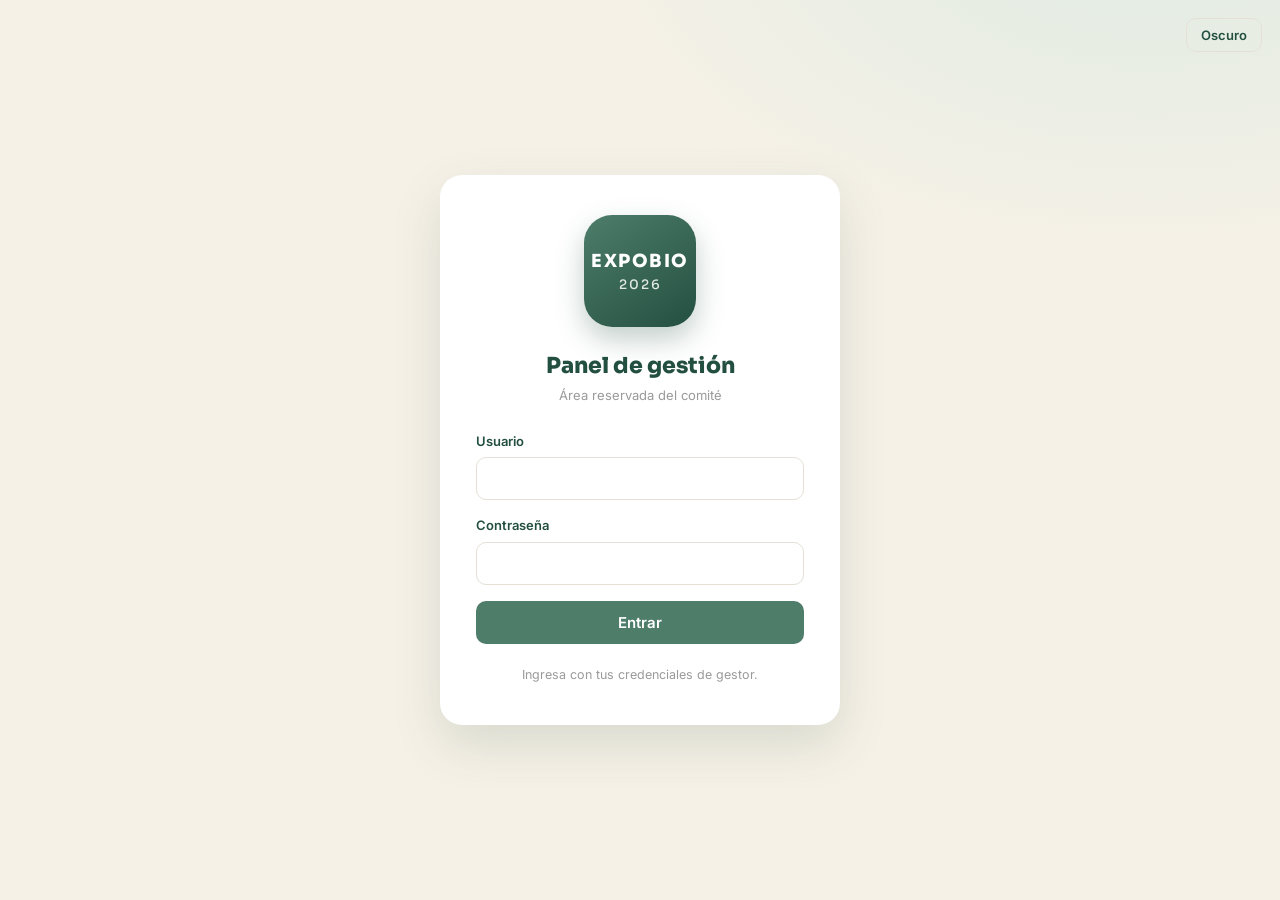
<file: index.html>
<!DOCTYPE html>
<html lang="es">
<head>
  <meta charset="UTF-8">
  <meta name="viewport" content="width=device-width, initial-scale=1">
  <title>EXPOBIO 2026 · Panel de gestión</title>
  <link rel="preconnect" href="https://fonts.googleapis.com">
  <link rel="preconnect" href="https://fonts.gstatic.com" crossorigin>
  <link href="https://fonts.googleapis.com/css2?family=Sora:wght@500;700;800&family=Inter:wght@400;500;600&display=swap" rel="stylesheet">
  <link rel="icon" href="https://files.catbox.moe/zftv8w.png">
  <link rel="stylesheet" href="css/base.css">
  <link rel="stylesheet" href="css/dark.css">
  <link rel="stylesheet" href="css/login.css">
</head>
<body class="login-body">
  <button type="button" class="btn-tema login-tema" aria-label="Cambiar tema"></button>
  <div class="login-card">
    <div class="login-emblema" aria-hidden="true">
      <span>EXPOBIO</span>
      <span class="login-emblema-anyo">2026</span>
    </div>
    <h1 class="login-titulo">Panel de gestión</h1>
    <p class="login-sub">Área reservada del comité</p>

    <div id="loginError" class="login-error" hidden></div>

    <form id="loginForm" novalidate>
      <label class="campo">
        <span>Usuario</span>
        <input type="text" id="usuario" autocomplete="username" required>
      </label>
      <label class="campo">
        <span>Contraseña</span>
        <input type="password" id="clave" autocomplete="current-password" required>
      </label>
      <button type="submit" id="btnEntrar" class="btn-primario btn-ancho">Entrar</button>
    </form>

    <p class="login-pie">Ingresa con tus credenciales de gestor.</p>
  </div>

  <div id="capaCarga" class="capa-carga" hidden>
    <div class="carga-caja"><span class="carga-anillo" aria-hidden="true"></span><span>Procesando…</span></div>
  </div>

  <script src="js/config.js"></script>
  <script src="js/api.js"></script>
  <script src="js/auth.js"></script>
  <script src="js/tema.js"></script>
  <script src="js/login.js"></script>
</body>
</html>
</file>
<file: css/base.css>
/* ===== EXPOBIO base ===== */
:root {
  --verde: #4E7D6A;
  --verde-oscuro: #234F40;
  --verde-claro: #E7F0EB;
  --arena: #F6F1E7;
  --marron: #6E4E2D;
  --blanco: #FFFFFF;
  --texto: #2B2B2B;
  --gris: #9A9A9A;
  --borde: #E4E0D6;
  --rojo: #C0392B;
  --amber: #B9770E;
  --sombra: 0 6px 24px rgba(35, 79, 64, 0.10);
}

* { box-sizing: border-box; margin: 0; padding: 0; }

html, body {
  font-family: 'Inter', system-ui, sans-serif;
  color: var(--texto);
  background: var(--arena);
  font-size: 15px;
  line-height: 1.5;
}

h1, h2, h3 { font-family: 'Sora', sans-serif; }

button { font-family: inherit; cursor: pointer; }

.oculto { display: none !important; }

/* ===== Botones ===== */
.btn-primario {
  background: var(--verde);
  color: #fff;
  border: none;
  border-radius: 10px;
  padding: 12px 20px;
  font-weight: 600;
  font-size: 15px;
  transition: background 0.2s;
}
.btn-primario:hover { background: var(--verde-oscuro); }
.btn-primario:disabled { opacity: 0.6; cursor: not-allowed; }

.btn-secundario {
  background: transparent;
  color: var(--verde);
  border: 1.5px solid var(--verde);
  border-radius: 10px;
  padding: 10px 18px;
  font-weight: 600;
  font-size: 14px;
  transition: background 0.2s;
}
.btn-secundario:hover { background: var(--verde-claro); }

.btn-peligro {
  background: transparent;
  color: var(--rojo);
  border: 1.5px solid var(--rojo);
  border-radius: 10px;
  padding: 10px 18px;
  font-weight: 600;
  font-size: 14px;
}
.btn-peligro:hover { background: #FBEAE8; }

.btn-ancho { width: 100%; }
.btn-chico { padding: 6px 12px; font-size: 13px; border-radius: 8px; }

/* ===== Botón de tema ===== */
.btn-tema {
  background: transparent;
  color: var(--verde-oscuro);
  border: 1.5px solid var(--borde);
  border-radius: 10px;
  padding: 8px 14px;
  font-weight: 600;
  font-size: 13px;
  transition: background 0.2s;
}
.btn-tema:hover { background: var(--verde-claro); }

/* ===== Campos de formulario ===== */
.campo { display: block; margin-bottom: 16px; }
.campo span {
  display: block;
  font-size: 13px;
  font-weight: 600;
  color: var(--verde-oscuro);
  margin-bottom: 6px;
}
.campo input, .campo select, .campo textarea {
  width: 100%;
  padding: 11px 14px;
  border: 1.5px solid var(--borde);
  border-radius: 10px;
  font-size: 15px;
  font-family: inherit;
  background: var(--blanco);
  transition: border-color 0.2s;
}
.campo input:focus, .campo select:focus, .campo textarea:focus {
  outline: none;
  border-color: var(--verde);
}

/* ===== Alertas ===== */
.alerta {
  padding: 12px 16px;
  border-radius: 10px;
  font-size: 14px;
  font-weight: 500;
  margin: 12px 0;
}
.alerta-error { background: #FBEAE8; color: var(--rojo); border: 1px solid #F2C6C0; }
.alerta-ok { background: var(--verde-claro); color: var(--verde-oscuro); border: 1px solid #C3DdCD; }

/* ===== Tablas ===== */
.tabla-envoltorio { overflow-x: auto; background: var(--blanco); border-radius: 14px; box-shadow: var(--sombra); }
.tabla { width: 100%; border-collapse: collapse; font-size: 14px; }
.tabla th {
  text-align: left;
  padding: 13px 16px;
  background: var(--verde-oscuro);
  color: #fff;
  font-weight: 600;
  font-size: 12.5px;
  text-transform: uppercase;
  letter-spacing: 0.4px;
  white-space: nowrap;
}
.tabla td { padding: 12px 16px; border-bottom: 1px solid var(--borde); vertical-align: middle; }
.tabla tbody tr:hover { background: #FBF9F4; }
.tabla .fila-datos { cursor: pointer; }

/* ===== Chips de estado ===== */
.chip {
  display: inline-flex;
  align-items: center;
  gap: 6px;
  padding: 4px 12px;
  border-radius: 999px;
  font-size: 12.5px;
  font-weight: 600;
}
.chip::before { content: ''; width: 7px; height: 7px; border-radius: 50%; background: currentColor; }
.chip-pendiente  { background: #FDF3DD; color: var(--amber); }
.chip-aprobado   { background: var(--verde-claro); color: var(--verde-oscuro); }
.chip-rechazado  { background: #FBEAE8; color: var(--rojo); }
.chip-curso      { background: #E3ECF7; color: #2F5B8A; }

/* ===== Modal ===== */
.modal-fondo {
  position: fixed;
  inset: 0;
  background: rgba(35, 40, 38, 0.55);
  display: flex;
  align-items: center;
  justify-content: center;
  z-index: 100;
  padding: 20px;
}
.modal-caja {
  background: var(--blanco);
  border-radius: 16px;
  max-width: 720px;
  width: 100%;
  max-height: 90vh;
  overflow-y: auto;
  padding: 26px;
  box-shadow: 0 20px 60px rgba(0,0,0,0.25);
}
.modal-titulo {
  font-size: 19px;
  font-weight: 700;
  color: var(--verde-oscuro);
  margin-bottom: 18px;
  display: flex;
  align-items: center;
  justify-content: space-between;
  gap: 12px;
}
.modal-cerrar {
  background: transparent;
  border: none;
  font-size: 22px;
  color: var(--gris);
  cursor: pointer;
}
.modal-cerrar:hover { color: var(--texto); }

/* ===== Capa de carga (enviando / validando) ===== */
.capa-carga {
  position: fixed;
  inset: 0;
  z-index: 3000;
  display: flex;
  align-items: center;
  justify-content: center;
  background: rgba(35, 79, 64, 0.28);
  backdrop-filter: blur(2px);
}
.capa-carga[hidden] { display: none; }
.carga-caja {
  display: flex;
  align-items: center;
  gap: 14px;
  background: var(--blanco);
  color: var(--texto);
  border: 1px solid var(--borde);
  padding: 16px 24px;
  border-radius: 14px;
  box-shadow: var(--sombra);
  font-weight: 600;
  font-size: 14px;
}
.carga-anillo {
  width: 22px;
  height: 22px;
  border-radius: 50%;
  border: 3px solid var(--borde);
  border-top-color: var(--verde);
  animation: cargaGira 0.8s linear infinite;
}
@keyframes cargaGira { to { transform: rotate(360deg); } }
</file>
<file: css/dark.css>
/* ===== Modo oscuro EXPOBIO (paleta verde profundo) =====
 * Eerie black   #0A2003 · Phthalo green #144007 · Lincoln green #1E600B
 * Mughal green  #346027 · Feldgrau      #4A6044
 */
html[data-tema="oscuro"] {
  --verde: #6FBF5E;
  --verde-claro: #1E600B;
  --arena: #0A2003;
  --blanco: #144007;
  --verde-oscuro: #071A02;
  --texto: #E8F5E2;
  --gris: #94AA8C;
  --borde: #1E5D0B;
  --rojo: #FF6B6B;
  --amber: #FFC36B;
  --sombra: 0 6px 24px rgba(0, 0, 0, 0.5);
}

html[data-tema="oscuro"] body,
html[data-tema="oscuro"] .login-body {
  background:
    radial-gradient(1000px 600px at 90% -10%, #144007 0%, transparent 60%),
    var(--arena);
}

html[data-tema="oscuro"] .login-emblema,
html[data-tema="oscuro"] .panel-logotipo-caja {
  background: linear-gradient(145deg, #1E600B, #0A2003);
}

html[data-tema="oscuro"] h1,
html[data-tema="oscuro"] h2,
html[data-tema="oscuro"] h3,
html[data-tema="oscuro"] .seccion-titulo,
html[data-tema="oscuro"] .login-titulo,
html[data-tema="oscuro"] .modal-titulo {
  color: var(--texto);
}

html[data-tema="oscuro"] .seccion-sub { color: var(--gris); }

html[data-tema="oscuro"] .campo span { color: var(--verde); }

html[data-tema="oscuro"] .btn-secundario {
  color: var(--verde);
  border-color: var(--verde);
}
html[data-tema="oscuro"] .btn-secundario:hover { background: rgba(30, 96, 11, 0.45); }
html[data-tema="oscuro"] .btn-peligro:hover { background: #4A1A1A; }
html[data-tema="oscuro"] .btn-primario:hover { background: #7ACB68; }

html[data-tema="oscuro"] .campo input,
html[data-tema="oscuro"] .campo select,
html[data-tema="oscuro"] .campo textarea {
  background: #0D2E05;
  color: var(--texto);
  border-color: var(--borde);
}
html[data-tema="oscuro"] .campo input::placeholder { color: #6C8A64; }
html[data-tema="oscuro"] .campo input:focus,
html[data-tema="oscuro"] .campo select:focus,
html[data-tema="oscuro"] .campo textarea:focus { border-color: var(--verde); }

html[data-tema="oscuro"] .alerta-error {
  background: #3A1620;
  color: var(--rojo);
  border-color: #5A2534;
}
html[data-tema="oscuro"] .alerta-ok {
  background: #0E2A10;
  color: #A8E89A;
  border-color: #245A1D;
}

html[data-tema="oscuro"] .login-error {
  background: #3A1620;
  color: var(--rojo);
  border-color: #5A2534;
}

html[data-tema="oscuro"] .tabla-envoltorio,
html[data-tema="oscuro"] .tarjeta-resumen {
  background: var(--blanco);
  box-shadow: var(--sombra);
}
html[data-tema="oscuro"] .tabla th { background: #071A02; }
html[data-tema="oscuro"] .tabla td { border-bottom-color: var(--borde); }
html[data-tema="oscuro"] .tabla tbody tr:hover { background: #12330A; }

html[data-tema="oscuro"] .chip-pendiente { background: #3A3016; color: var(--amber); }
html[data-tema="oscuro"] .chip-aprobado { background: #1E600B; color: #B8E89A; }
html[data-tema="oscuro"] .chip-rechazado { background: #3A1620; color: var(--rojo); }
html[data-tema="oscuro"] .chip-curso { background: #14304A; color: #8FB8E8; }

html[data-tema="oscuro"] .modal-caja {
  background: var(--blanco);
  box-shadow: 0 20px 60px rgba(0, 0, 0, 0.55);
}
html[data-tema="oscuro"] .modal-cerrar:hover { color: var(--texto); }

html[data-tema="oscuro"] .panel-lateral { background: #071A02; }
html[data-tema="oscuro"] .nav-item.activo { background: #1E600B; }
html[data-tema="oscuro"] .nav-item:hover { background: rgba(30, 96, 11, 0.35); }

html[data-tema="oscuro"] .tarjeta-resumen .numero { color: var(--texto); }
html[data-tema="oscuro"] .tarjeta-resumen.pendiente .numero { color: var(--amber); }
html[data-tema="oscuro"] .tarjeta-resumen.aprobado .numero { color: #9BE89A; }
html[data-tema="oscuro"] .tarjeta-resumen.rechazado .numero { color: var(--rojo); }
html[data-tema="oscuro"] .tarjeta-resumen .etiqueta { color: var(--gris); }

html[data-tema="oscuro"] .voucher-caja { background: #0D2E05; }

html[data-tema="oscuro"] .detalle-campo .k { color: var(--gris); }
html[data-tema="oscuro"] .paginacion { color: var(--gris); }

html[data-tema="oscuro"] .resumen-grupo-titulo { color: var(--gris); }

html[data-tema="oscuro"] .bloque-resumen,
html[data-tema="oscuro"] .mini-resumen {
  background: var(--blanco);
  box-shadow: var(--sombra);
}
html[data-tema="oscuro"] .bloque-titulo { color: var(--texto); }
html[data-tema="oscuro"] .bloque-numero { color: var(--texto); }
html[data-tema="oscuro"] .bloque-aprobado .bloque-kpi .bloque-numero { color: #9BE89A; }
html[data-tema="oscuro"] .bloque-pendiente .bloque-kpi .bloque-numero { color: var(--amber); }
html[data-tema="oscuro"] .bloque-kpi.kpi-obs .bloque-numero { color: #FFC36B; }

html[data-tema="oscuro"] .mini-resumen .mini-numero { color: var(--texto); }
html[data-tema="oscuro"] .mini-resumen.minigrupo .mini-numero { color: var(--amber); }
html[data-tema="oscuro"] .mini-resumen.mini-rechazado .mini-numero { color: var(--rojo); }
html[data-tema="oscuro"] .mini-resumen.miniaprobado .mini-numero { color: #9BE89A; }
html[data-tema="oscuro"] .mini-resumen.minicurso .mini-numero { color: #8FB8E8; }

html[data-tema="oscuro"] .chip-resumen {
  background: #1E600B;
  color: #B8E89A;
}

html[data-tema="oscuro"] .gestor-fila { border-bottom-color: var(--borde); }
html[data-tema="oscuro"] .gestor-info .extra { color: var(--gris); }

html[data-tema="oscuro"] .tarea-comentario,
html[data-tema="oscuro"] .tarea-id,
html[data-tema="oscuro"] .acta-responsable { color: var(--gris); }
html[data-tema="oscuro"] .archivo-link { background: #1E600B; color: #B8E89A; }

html[data-tema="oscuro"] .login-card {
  background: var(--blanco);
  box-shadow: 0 20px 50px rgba(0, 0, 0, 0.5);
}

html[data-tema="oscuro"] .login-pie { color: var(--gris); }

/* ===== Botón del tema ===== */
html[data-tema="oscuro"] .btn-tema {
  color: var(--verde);
  border-color: var(--borde);
}
html[data-tema="oscuro"] .btn-tema:hover { background: var(--verde-claro); }
</file>
<file: css/login.css>
.login-body {
  min-height: 100vh;
  display: flex;
  align-items: center;
  justify-content: center;
  padding: 20px;
  background:
    radial-gradient(1000px 600px at 90% -10%, #DFEBE2 0%, transparent 60%),
    var(--arena);
}

.login-card {
  background: var(--blanco);
  border-radius: 22px;
  padding: 40px 36px;
  width: 100%;
  max-width: 400px;
  box-shadow: 0 20px 50px rgba(35, 79, 64, 0.14);
  text-align: center;
}

.login-emblema {
  width: 112px;
  height: 112px;
  margin: 0 auto 22px;
  border-radius: 28px;
  background: linear-gradient(145deg, var(--verde), var(--verde-oscuro));
  display: flex;
  flex-direction: column;
  align-items: center;
  justify-content: center;
  color: #fff;
  box-shadow: 0 12px 28px rgba(35, 79, 64, 0.28);
}
.login-emblema span:first-child {
  font-family: 'Sora', sans-serif;
  font-weight: 800;
  font-size: 18px;
  letter-spacing: 1.5px;
}
.login-emblema-anyo {
  font-family: 'Sora', sans-serif;
  font-weight: 500;
  font-size: 13px;
  letter-spacing: 2px;
  opacity: 0.85;
}

.login-titulo {
  font-size: 22px;
  font-weight: 800;
  color: var(--verde-oscuro);
  margin-bottom: 4px;
}

.login-sub { font-size: 13px; color: var(--gris); margin-bottom: 26px; }

.login-error {
  background: #FBEAE8;
  color: var(--rojo);
  border: 1px solid #F2C6C0;
  border-radius: 10px;
  padding: 11px 14px;
  font-size: 13.5px;
  margin-bottom: 18px;
  text-align: left;
}

#loginForm { text-align: left; }

.login-tema {
  position: fixed;
  top: 18px;
  right: 18px;
  z-index: 50;
}

.login-pie { margin-top: 22px; font-size: 12.5px; color: var(--gris); }
</file>
<file: css/panel.css>
.panel-layout { display: flex; min-height: 100vh; }

/* ===== Lateral ===== */
.panel-lateral {
  width: 250px;
  background: var(--verde-oscuro);
  color: #fff;
  display: flex;
  flex-direction: column;
  position: sticky;
  top: 0;
  height: 100vh;
  flex-shrink: 0;
}

.panel-logotipo {
  display: flex;
  align-items: center;
  gap: 12px;
  padding: 22px 20px;
  border-bottom: 1px solid rgba(255,255,255,0.12);
}
.panel-logotipo-caja {
  width: 42px;
  height: 42px;
  border-radius: 12px;
  background: linear-gradient(145deg, var(--verde), #2E6653);
  display: flex;
  align-items: center;
  justify-content: center;
  color: #fff;
  font-family: 'Sora', sans-serif;
  font-weight: 800;
  font-size: 17px;
}
.panel-logotipo-texto { display: flex; flex-direction: column; line-height: 1.2; }
.panel-logotipo-nombre { font-family: 'Sora', sans-serif; font-weight: 800; font-size: 16px; letter-spacing: 1px; }
.panel-logotipo-anyo { font-size: 11.5px; color: rgba(255,255,255,0.65); letter-spacing: 0.5px; }

.panel-nav { padding: 16px 12px; display: flex; flex-direction: column; gap: 4px; flex: 1; }

.nav-item {
  background: transparent;
  color: rgba(255,255,255,0.82);
  border: none;
  text-align: left;
  padding: 11px 14px;
  border-radius: 10px;
  font-size: 14px;
  font-weight: 500;
  transition: background 0.15s, color 0.15s;
}
.nav-item:hover { background: rgba(255,255,255,0.08); color: #fff; }
.nav-item.activo {
  background: var(--verde);
  color: #fff;
  font-weight: 600;
}
.nav-admin { margin-top: 8px; border-top: 1px solid rgba(255,255,255,0.12); padding-top: 14px; }

.panel-pie-lateral {
  padding: 16px 14px;
  border-top: 1px solid rgba(255,255,255,0.12);
  display: flex;
  flex-direction: column;
  gap: 12px;
}
.panel-usuario { display: flex; flex-direction: column; gap: 1px; }
.panel-usuario-nombre { font-weight: 600; font-size: 14px; }
.panel-usuario-rol { font-size: 12px; color: rgba(255,255,255,0.65); }

/* ===== Contenido ===== */
.panel-contenido { flex: 1; padding: 28px 32px; max-width: 1400px; }

.panel-cabecera {
  display: flex;
  align-items: center;
  justify-content: flex-end;
  margin-bottom: 18px;
}

.seccion-titulo { font-size: 21px; font-weight: 800; color: var(--verde-oscuro); margin-bottom: 4px; }
.seccion-sub { font-size: 13px; color: var(--gris); margin-bottom: 22px; }

/* ===== Tarjetas resumen ===== */
.tarjetas-resumen { display: grid; grid-template-columns: repeat(auto-fit, minmax(160px, 1fr)); gap: 16px; margin-bottom: 28px; }
.tarjeta-resumen {
  background: var(--blanco);
  border-radius: 14px;
  padding: 18px;
  box-shadow: var(--sombra);
}
.tarjeta-resumen .numero { font-family: 'Sora'; font-size: 28px; font-weight: 800; color: var(--verde-oscuro); }
.tarjeta-resumen .etiqueta { font-size: 13px; color: var(--gris); margin-top: 2px; }
.tarjeta-resumen.pendiente .numero { color: var(--amber); }
.tarjeta-resumen.aprobado .numero { color: var(--verde); }
.tarjeta-resumen.rechazado .numero { color: var(--rojo); }

/* ===== Bloques del resumen ===== */
.resumen-grupo-titulo { font-size: 15px; font-weight: 700; color: var(--gris); text-transform: uppercase; letter-spacing: 0.6px; margin-bottom: 10px; }

.bloque-resumen {
  background: var(--blanco);
  border-radius: 14px;
  padding: 22px 24px;
  box-shadow: var(--sombra);
  border-left: 5px solid var(--gris);
}
.bloque-aprobado { border-left-color: var(--verde); }
.bloque-pendiente { border-left-color: var(--amber); }
.bloque-rechazado { border-left-color: var(--rojo); }
.bloque-observacion { border-left-color: #B08A4A; }
.bloque-duplicados { border-left-color: #B054A0; }

.bloque-cabecera { margin-bottom: 12px; }
.bloque-titulo {
  font-family: 'Sora', sans-serif;
  font-weight: 800;
  font-size: 15px;
  color: var(--verde-oscuro);
}
.bloque-cuerpo { display: flex; flex-direction: column; gap: 10px; }

.bloque-kpi { display: flex; align-items: baseline; gap: 8px; }
.bloque-kpi.kpi-obs .bloque-numero { color: #B08A4A; }
.bloque-numero { font-family: 'Sora', sans-serif; font-size: 40px; font-weight: 800; line-height: 1; color: var(--verde-oscuro); }
.bloque-aprobado .bloque-kpi .bloque-numero { color: var(--verde); }
.bloque-pendiente .bloque-kpi .bloque-numero { color: var(--amber); }
.bloque-unidad { font-size: 13px; font-weight: 600; color: var(--gris); }

.bloque-sub { font-size: 13px; color: var(--gris); }

.bloque-chips { display: flex; flex-wrap: wrap; gap: 8px; }
.chip-resumen {
  background: var(--verde-claro);
  color: var(--verde-oscuro);
  border-radius: 999px;
  padding: 6px 12px;
  font-size: 12.5px;
  font-weight: 600;
}

.bloque-vacio { color: var(--gris); font-size: 14px; }

.resumen-minigrid { display: grid; grid-template-columns: repeat(auto-fit, minmax(130px, 1fr)); gap: 14px; }
.mini-resumen {
  background: var(--blanco);
  border-radius: 14px;
  padding: 16px;
  display: flex;
  flex-direction: column;
  gap: 4px;
  box-shadow: var(--sombra);
}
.mini-resumen .mini-numero { font-family: 'Sora', sans-serif; font-size: 26px; font-weight: 800; color: var(--verde-oscuro); }
.mini-resumen .mini-etiqueta { font-size: 12.5px; color: var(--gris); font-weight: 600; }
.mini-resumen.minigrupo .mini-numero { color: var(--amber); }
.mini-resumen.mini-rechazado .mini-numero { color: var(--rojo); }
.mini-resumen.minipendiente .mini-numero { color: var(--amber); }
.mini-resumen.miniaprobado .mini-numero { color: var(--verde); }
.mini-resumen.minicurso .mini-numero { color: #2F5B8A; }

/* ===== Tareas ===== */
.tarea-comentario { font-size: 12.5px; color: var(--gris); margin-top: 3px; }
.tarea-id { font-size: 11px; color: var(--gris); margin-top: 4px; letter-spacing: 0.4px; }
.acta-responsable { font-size: 12px; color: var(--gris); margin-top: 4px; }
.archivo-link {
  display: inline-flex;
  align-items: center;
  gap: 4px;
  background: var(--verde-claro);
  color: var(--verde-oscuro);
  border-radius: 999px;
  padding: 3px 10px;
  font-size: 12.5px;
  font-weight: 600;
  margin: 2px 4px 2px 0;
  text-decoration: none;
  max-width: 220px;
  overflow: hidden;
  white-space: nowrap;
  text-overflow: ellipsis;
}
.archivo-link:hover { text-decoration: underline; }

/* ===== Barra de acciones ===== */
.barra-acciones { display: flex; gap: 12px; flex-wrap: wrap; margin-bottom: 18px; align-items: center; }
.barra-acciones .campo { margin: 0; flex: 1; min-width: 140px; max-width: 220px; }

.paginacion { display: flex; align-items: center; justify-content: flex-end; gap: 10px; margin: 16px 0; font-size: 13.5px; color: var(--gris); }

/* ===== Voucher en modal ===== */
.voucher-caja { background: var(--arena); border-radius: 12px; padding: 16px; display: flex; flex-direction: column; align-items: stretch; margin-bottom: 18px; }
.voucher-img { max-width: 100%; max-height: 400px; border-radius: 8px; box-shadow: var(--sombra); align-self: center; }
.voucher-pdf { width: 100%; max-width: 640px; height: 440px; border: none; border-radius: 8px; background: #fff; box-shadow: var(--sombra); align-self: center; }
.voucher-toolbar { display: flex; align-items: center; gap: 8px; margin-top: 12px; flex-wrap: wrap; }
.voucher-nombre { font-size: 12px; color: var(--gris); overflow: hidden; text-overflow: ellipsis; white-space: nowrap; max-width: 60%; }
.tabla-acciones { white-space: nowrap; }
.tabla-acciones .btn-chico { margin-right: 4px; }

/* ===== Filas marcadas por incoherencia ===== */
.tabla tbody tr.fila-incoherente { background: #FFF3DC; }
.tabla tbody tr.fila-incoherente:hover { background: #FBEAD0; }

.detalle-grid { display: grid; grid-template-columns: 1fr 1fr; gap: 10px 22px; margin-bottom: 20px; }
.detalle-campo .k { font-size: 12px; color: var(--gris); text-transform: uppercase; letter-spacing: 0.4px; }
.detalle-campo .v { font-size: 14.5px; font-weight: 500; }

/* ===== Gestores ===== */
.gestor-fila { display: flex; align-items: center; justify-content: space-between; gap: 12px; padding: 14px 0; border-bottom: 1px solid var(--borde); }
.gestor-fila:last-child { border-bottom: none; }
.gestor-info .nombre { font-weight: 600; font-size: 15px; }
.gestor-info .extra { font-size: 12.5px; color: var(--gris); margin-top: 2px; }
.gestor-acciones { display: inline-flex; gap: 6px; align-items: center; flex-wrap: wrap; }

@media (max-width: 760px) {
  .panel-layout { flex-direction: column; }
  .panel-lateral { width: 100%; height: auto; position: static; }
  .panel-nav { flex-direction: row; flex-wrap: wrap; }
  .panel-nav .nav-admin { border-top: none; }
  .panel-contenido { padding: 20px 16px; }
  .detalle-grid { grid-template-columns: 1fr; }
}
</file>
